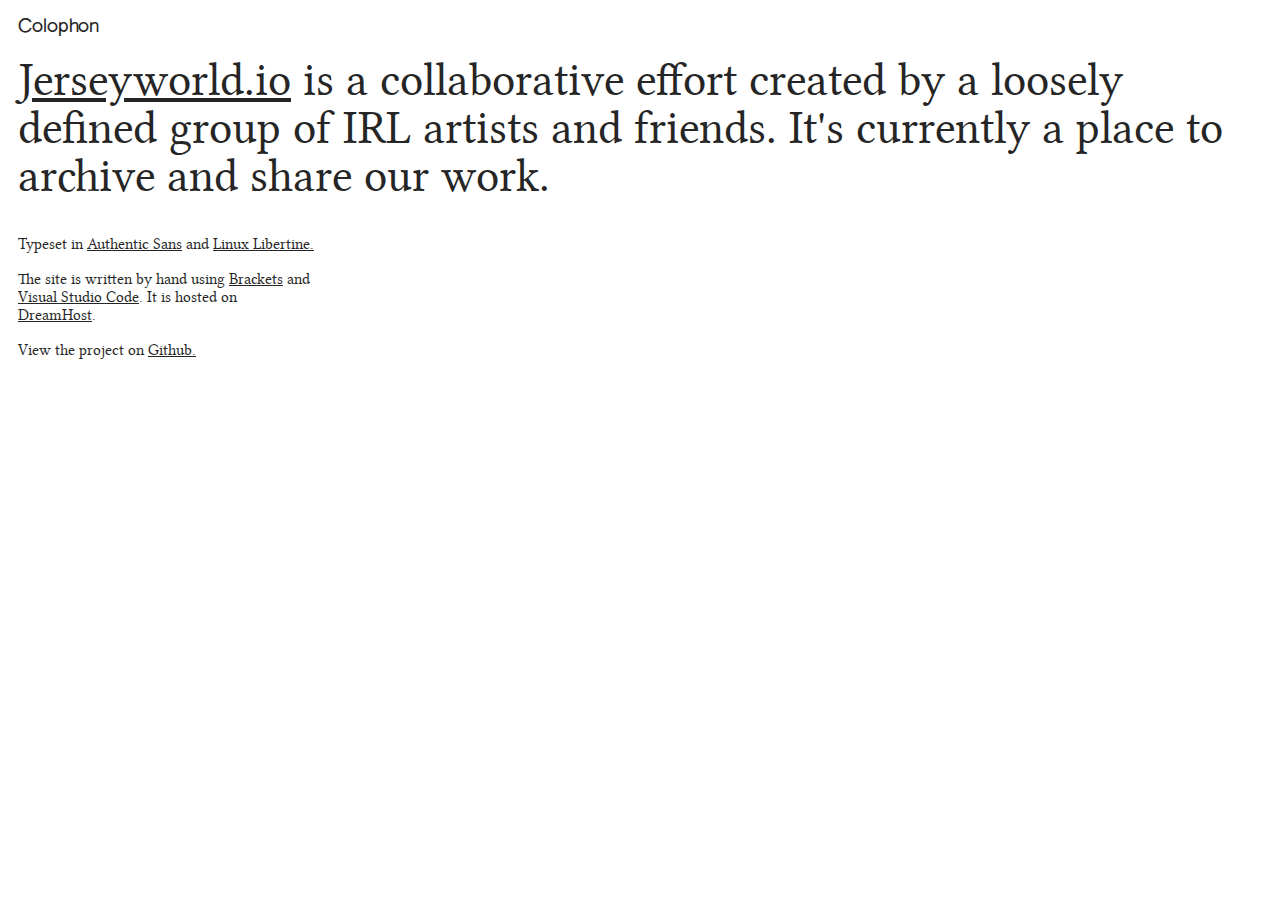
<file: colophone.html>
<!DOCTYPE html>
<html lang="en">
  <head>
    <meta charset="UTF-8">
    <meta name="viewport" content="width=device-width, initial-scale=1.0">
    <meta http-equiv="X-UA-Compatible" content="ie=edge">
    <title>jersey</title>
    <link rel="stylesheet" href="./styles.css">
    <link rel="stylesheet" href="./player.css"/>
          <link rel="stylesheet" href="https://fonts.googleapis.com/icon?family=Material+Icons">
    <link rel="icon" href="./favicon.ico" type="image/x-icon">
    <script defer src="player.js"></script>
      
      <link rel="preconnect" href="https://fonts.googleapis.com">
<link rel="preconnect" href="https://fonts.gstatic.com" crossorigin>
    
      <style>
          .info{
              max-width: 300px;
          }
          
          img{
              padding-right: 36px;
          }
      </style>
      
  </head>
    
<body>
    

    <h1>Colophon</h1>
    <br>
    <h3><a href="https://jerseyworld.io/">Jerseyworld.io</a> is a collaborative effort created by a loosely defined group of IRL artists and friends. It's currently a place to archive and share our work.</h3><br><br>
    
    <div class="info">
    <p>Typeset in <a href="https://authentic.website/sans">Authentic Sans</a> and <a href="https://sourceforge.net/projects/linuxlibertine/">Linux Libertine.</a></p><br>
    <p>The site is written by hand using <a href="https://brackets.io/">Brackets</a> and <a href="https://code.visualstudio.com/">Visual Studio Code</a>. It is hosted on <a href="https://www.dreamhost.com/">DreamHost</a>.</p><br>
    <p>View the project on <a href="https://github.com/JERSEY-COLLECTIVE/WEBSITE">Github.</a></p>
    </div>
    
</body>
</file>
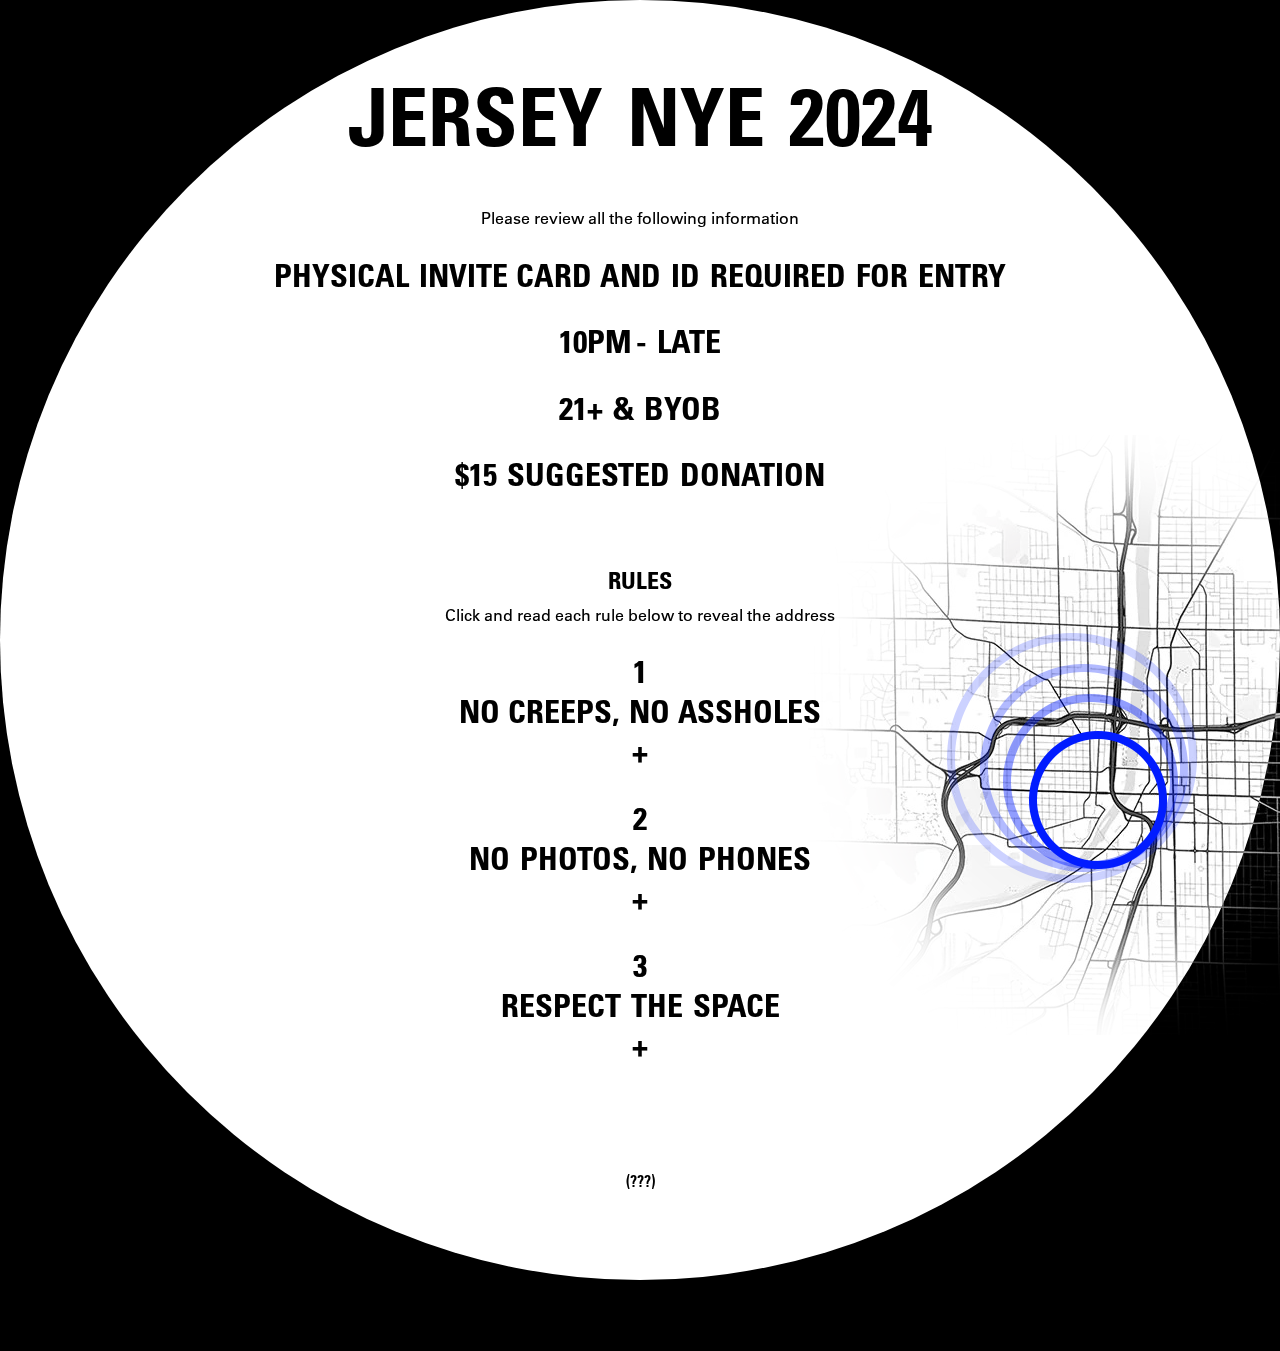
<file: nye24.html>
<!DOCTYPE html>
<html>
    <head>
    <!--                  sets vp width == device.     default zoom level -->
    <meta name="viewport" content="width=device-width, initial-scale=1.0">
    <link rel="stylesheet" href="nye25/style.css">
    <script defer src="nye25/countdown.js"></script>

    </head>


    <body>
    
    <img class="sun" src="nye25/sun.svg" />
    <div class="grid-container">
        <div class="item1" id="info">
            <h1>jersey nye 2024</h1>
            <p>Please review all  the following information</p>
            <h2 id="invite">physical invite card and id required for entry</h2>
            <h2>10pm - Late</h2>
            <h2>21+ & byob</h2>
            <h2>$15 suggested donation</h2>
            <br>
        </div>

        <div class="item2" id="rules">
            <h3>Rules</h3>
            <p>Click and read each rule below to reveal the address</p>
            <h2 class="hide-button">1<br>NO CREEPS, NO ASSHOLES<br><span class="expand">+</span></h2>
            <p class="hide-content">This is a party for everyone, except the creeps. We do not tolerate racism, homophobia, misogyny and general creepiness. If you're found to be one of these things, you will be removed from the party. If someone makes you uncomfortable, find us on the floor or at the door and we'll handle it.</p>
            <h2 class="hide-button">2<br>NO PHOTOS, NO PHONES<br><span class="expand">+</span></h2>
            <p class="hide-content">Being on your phone and taking photos, especially with flash, ruins the dance floor and damages the environment of the party. Stay off your phone.</p>
            <h2 class="hide-button">3<br>RESPECT THE SPACE<br><span class="expand">+</span></h2>
            <p class="hide-content">We're all guests here. Treat this space like your home. Underground venues are few and far between in this city. If you're found disrespecting the space, you will be removed from the party.</p>
            </p>
        </div>
        <div class="item3" id="address">
            <h2>address drops 12/31/24 @ 6:00 pm</h2>
            <h1 class="timer" id="address-timer"></h1>
            <h2>invite card required at door</h2>
            <br>
        </div>
        <div class="item4" id="lore">
            <a href="/nye25/logbook" target="_blank">(???)</a> <!--lore easter egg -->
        </div>
        <img class="map-img" src="nye25/GR-circle-2.png" alt="map" z-index="-1">
        <div class="item4m" id="lore-url">
            <a href="/nye25/logbook" target="_blank">(???)</a> <!--lore easter egg for mobile-->
        </div>
    </div>
    
    <script>
        var coll = document.getElementsByClassName("hide-button");
        var addy = document.getElementById("address");
        var i;
        var r = 0;
        var container = document.getElementsByClassName("grid-container")[0];

        window.addEventListener('scroll', () => {
            document.body.style.setProperty('--scroll', window.pageYOffset / (container.offsetHeight - window.innerHeight));
        }, false);

        window.onscroll = (() => {
            if (window.innerWidth > 1024) return;
            var sun = document.getElementsByClassName('sun')[0];
            sun.style.transform = "scale(calc(100% * (1 - var(--scroll))))";
        });

        for (i = 0; i < coll.length; i++) {

            coll[i].addEventListener("click", function() {        // can this be reduced? or...         https://stackoverflow.com/questions/45947570/how-to-attach-an-event-listener-to-the-dom-depending-upon-the-screen-size
                
                this.classList.toggle("active");
                var content = this.nextElementSibling;
                console.log(this.lastChild);
                var icon = this.lastChild;
                if (content.style.display === "block") {
                    content.style.display = "none";
                    icon.innerText = '+';
                    r = r-1;
                } else {
                    content.style.display = "block";
                    icon.innerText = '-';
                    r = r + 1;
                } 

                if (r >= 3){
                    addy.style.display = "block"
                } else {
                    addy.style.display = "none";
                }
            });

        }
        
    </script>
    
    </body>
    </html>
</file>
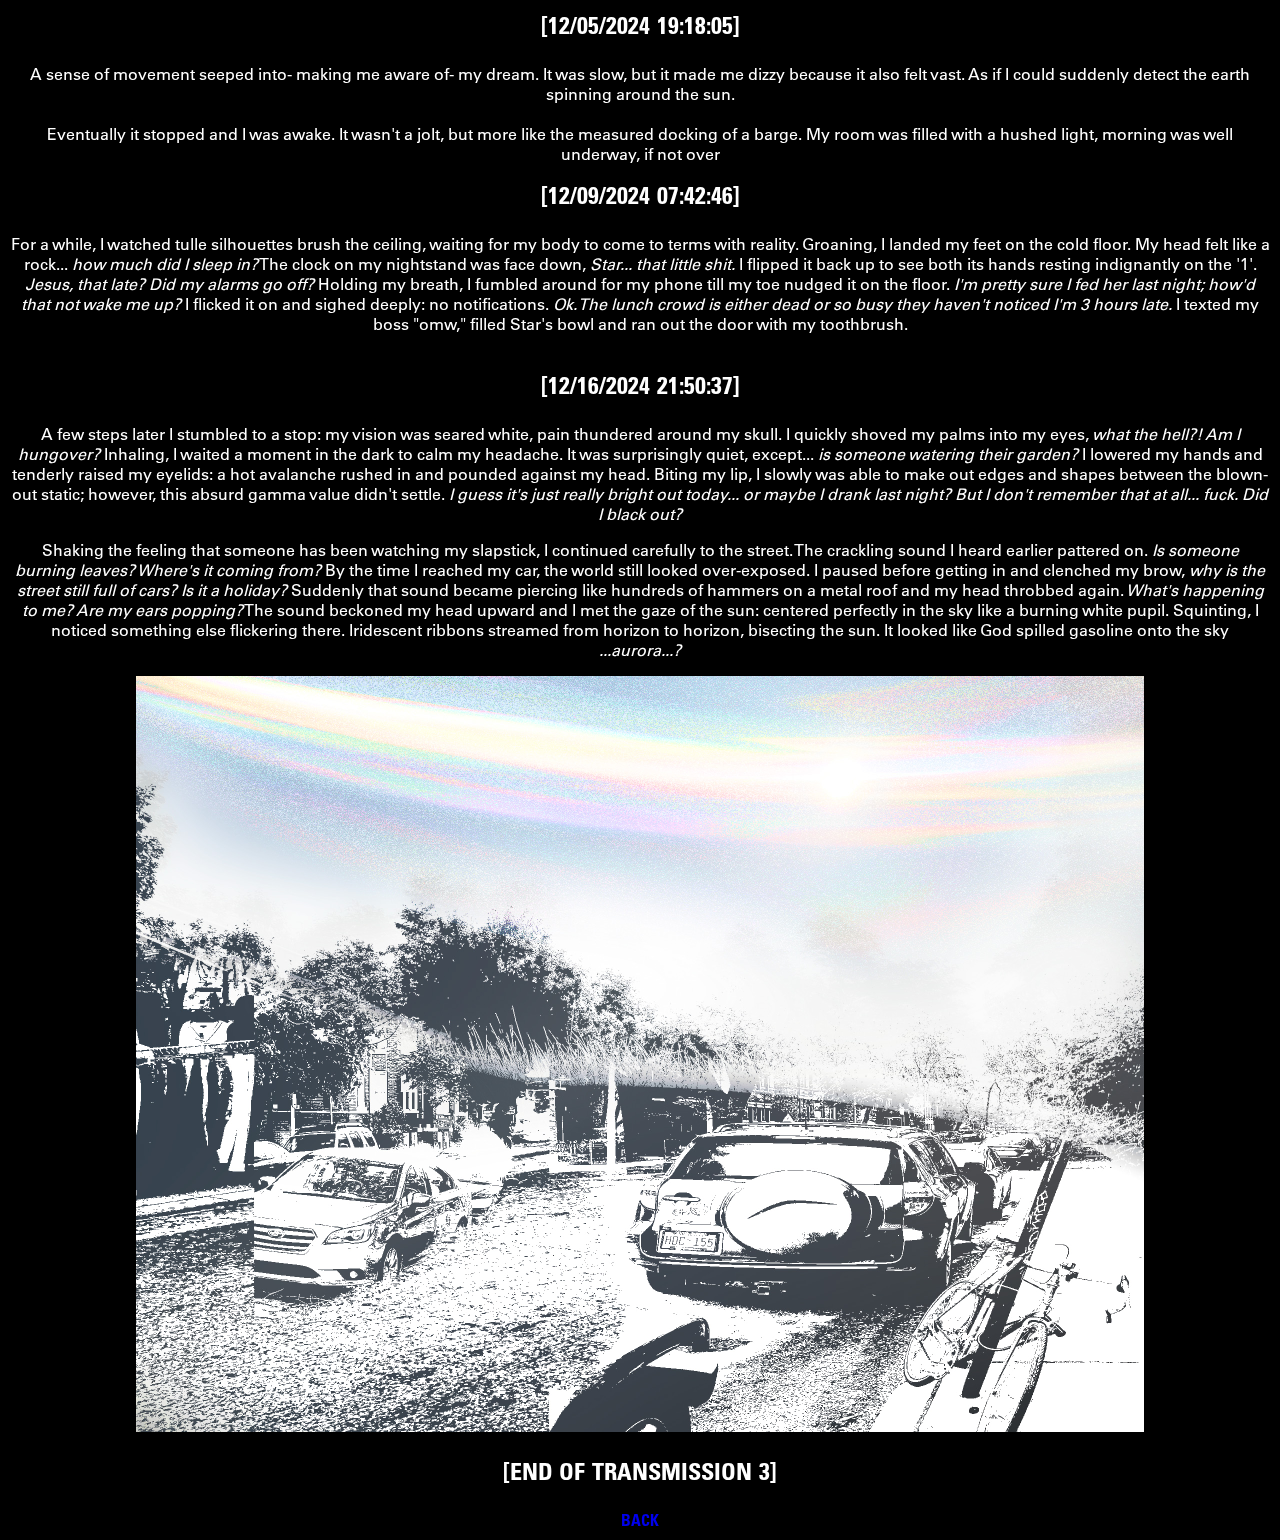
<file: nye25/logbook.html>
<!DOCTYPE html>
<html>
    <head>
    <!--                  sets vp width == device.     default zoom level -->
    <meta name="viewport" content="width=device-width, initial-scale=1.0">
    <link rel="stylesheet" href="style.css">

    </head>


    <body>
        <div class="lore">
            <div class="text">
                <h3>[12/05/2024 19:18:05]</h3>
                <p>
                A sense of movement seeped into- making me aware of- my dream. It was slow, but it made me dizzy because it also felt vast. As if I could suddenly detect the earth spinning around the sun. 
                <br><br>
                    Eventually it stopped and I was awake. It wasn't a jolt, but more like the measured docking of a barge. My room was filled with a hushed light, morning was well underway, if not over
                </p>
                <!-- <h3>[END OF TRANSMISSION 1]</h3> -->
                <h3>[12/09/2024 07:42:46]</h3>
                <p>
                For a while, I watched tulle silhouettes brush the ceiling, waiting for my body to come to terms with reality. Groaning, I landed my feet on the cold floor. My head felt like a rock... <i>how much did I sleep in?</i> The clock on my nightstand was face down, <i>Star... that little shit.</i> I flipped it back up to see both its hands resting indignantly on the '1'. <i>Jesus, that late? Did my alarms go off?</i> Holding my breath, I fumbled around for my phone till my toe nudged it on the floor. <i>I'm pretty sure I fed her last night; how'd that not wake me up?</i> I flicked it on and sighed deeply: no notifications. <i>Ok. The lunch crowd is either dead or so busy they haven't noticed I'm 3 hours late.</i> I texted my boss "omw," filled Star's bowl and ran out the door with my toothbrush.<br>
                <br>
                </p>
                <h3>[12/16/2024 21:50:37]</h3>
                <p>
                A few steps later I stumbled to a stop: my vision was seared white, pain thundered around my skull. I quickly shoved my palms into my eyes,<i> what the hell?! Am I hungover?</i> Inhaling, I waited a moment in the dark to calm my headache. It was surprisingly quiet, except... <i>is someone watering their garden?</i> I lowered my hands and tenderly raised my eyelids: a hot avalanche rushed in and pounded against my head. Biting my lip, I slowly was able to make out edges and shapes between the blown-out static; however, this absurd gamma value didn't settle. <i>I guess it's just really bright out today... or maybe I drank last night? But I don't remember that at all... fuck. Did I black out? </i><br>
                </p>
                <p>
                Shaking the feeling that someone has been watching my slapstick, I continued carefully to the street. The crackling sound I heard earlier pattered on. <i>Is someone burning leaves? Where's it coming from?</i> By the time I reached my car, the world still looked over-exposed. I paused before getting in and clenched my brow, <i>why is the street still full of cars? Is it a holiday?</i> Suddenly that sound became piercing like hundreds of hammers on a metal roof and my head throbbed again.<i> What's happening to me? Are my ears popping?</i> The sound beckoned my head upward and I met the gaze of the sun: centered perfectly in the sky like a burning white pupil. Squinting, I noticed something else flickering there. Iridescent ribbons streamed from horizon to horizon, bisecting the sun. It looked like God spilled gasoline onto the sky <i>...aurora...?</i>
                </p>
                <img src="t3.jpg"  width="80%">
                <br><br>

                <h3>[END OF TRANSMISSION 3]</h3>

                <a href="/nye24">BACK</a>
            </div>
        </div>

    </div>
    
    </body></html>
</file>
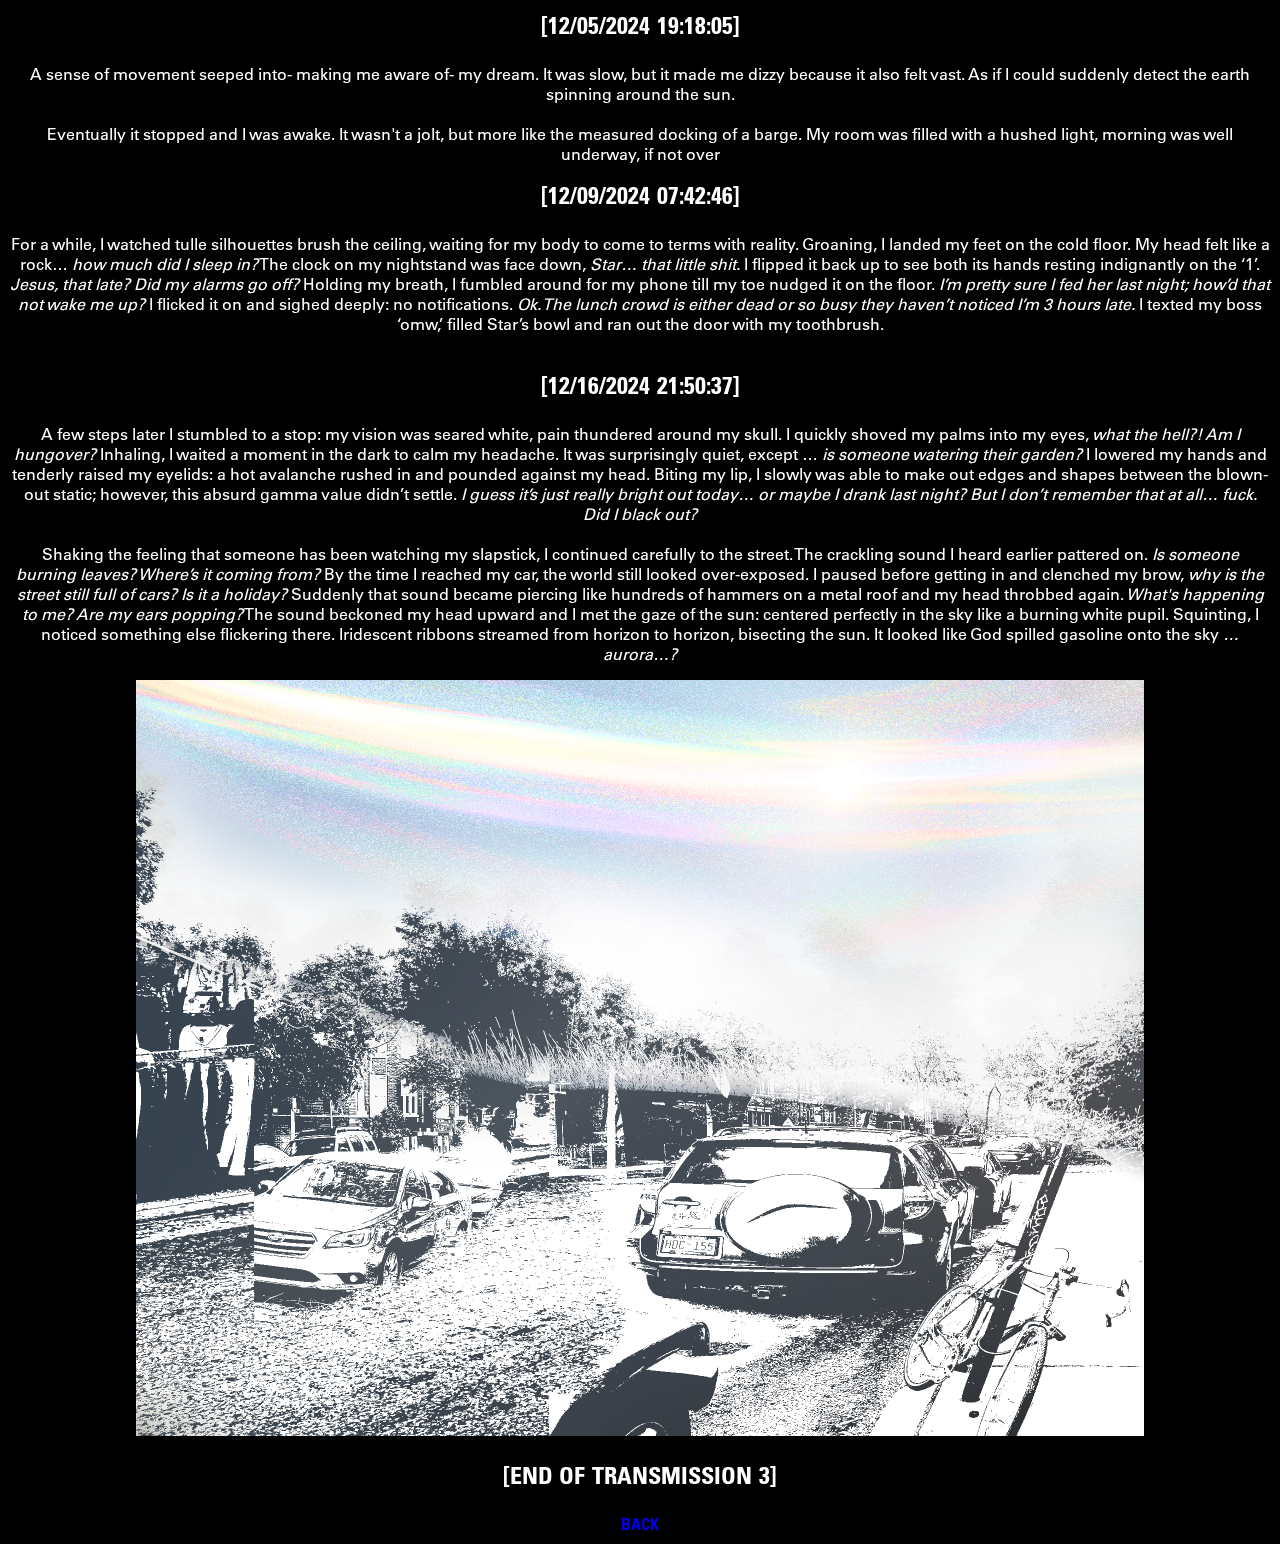
<file: nye25/lore.html>
<!DOCTYPE html>
<html>
    <head>
    <!--                  sets vp width == device.     default zoom level -->
    <meta name="viewport" content="width=device-width, initial-scale=1.0">
    <link rel="stylesheet" href="style.css">

    </head>


    <body>
        <div class="lore">
            <div class="text">
                <h3>[12/05/2024 19:18:05]</h3>
                <p>
                A sense of movement seeped into- making me aware of- my dream. It was slow, but it made me dizzy because it also felt vast. As if I could suddenly detect the earth spinning around the sun. 
                <br><br>
                    Eventually it stopped and I was awake. It wasn't a jolt, but more like the measured docking of a barge. My room was filled with a hushed light, morning was well underway, if not over
                </p>
                <!-- <h3>[END OF TRANSMISSION 1]</h3> -->
                <h3>[12/09/2024 07:42:46]</h3>
                <p>
                For a while, I watched tulle silhouettes brush the ceiling, waiting for my body to come to terms with reality. Groaning, I landed my feet on the cold floor. My head felt like a rock&#8230; <i>how much did I sleep in?</i> The clock on my nightstand was face down, <i>Star&#8230; that little shit.</i> I flipped it back up to see both its hands resting indignantly on the &lsquo;1&rsquo;. <i>Jesus, that late? Did my alarms go off?</i> Holding my breath, I fumbled around for my phone till my toe nudged it on the floor. <i>I&rsquo;m pretty sure I fed her last night; how&rsquo;d that not wake me up?</i> I flicked it on and sighed deeply: no notifications. <i>Ok. The lunch crowd is either dead or so busy they haven&rsquo;t noticed I&rsquo;m 3 hours late.</i> I texted my boss &lsquo;omw,&rsquo; filled Star&rsquo;s bowl and ran out the door with my toothbrush.<br>
                <br>
                </p>
                <h3>[12/16/2024 21:50:37]</h3>
                <p>
                A few steps later I stumbled to a stop: my vision was seared white, pain thundered around my skull. I quickly shoved my palms into my eyes,<i> what the hell?! Am I hungover?</i> Inhaling, I waited a moment in the dark to calm my headache. It was surprisingly quiet, except &#8230; <i>is someone watering their garden?</i> I lowered my hands and tenderly raised my eyelids: a hot avalanche rushed in and pounded against my head. Biting my lip, I slowly was able to make out edges and shapes between the blown-out static; however, this absurd gamma value didn&rsquo;t settle. <i>I guess it&rsquo;s just really bright out today&#8230; or maybe I drank last night? But I don&rsquo;t remember that at all&#8230; fuck. Did I black out? </i><br>
                <br>
                Shaking the feeling that someone has been watching my slapstick, I continued carefully to the street. The crackling sound I heard earlier pattered on. <i>Is someone burning leaves? Where&rsquo;s it coming from?</i> By the time I reached my car, the world still looked over-exposed. I paused before getting in and clenched my brow, <i>why is the street still full of cars? Is it a holiday?</i> Suddenly that sound became piercing like hundreds of hammers on a metal roof and my head throbbed again.<i> What's happening to me? Are my ears popping?</i> The sound beckoned my head upward and I met the gaze of the sun: centered perfectly in the sky like a burning white pupil. Squinting, I noticed something else flickering there. Iridescent ribbons streamed from horizon to horizon, bisecting the sun. It looked like God spilled gasoline onto the sky <i>&#8230;aurora&#8230;?</i>
                </p>
                <img src="t3.jpg"  width="80%">
                <br><br>

                <h3>[END OF TRANSMISSION 3]</h3>

                <a href="/nye24">BACK</a>
            </div>
        </div>

    </div>
    
    </body></html>
</file>
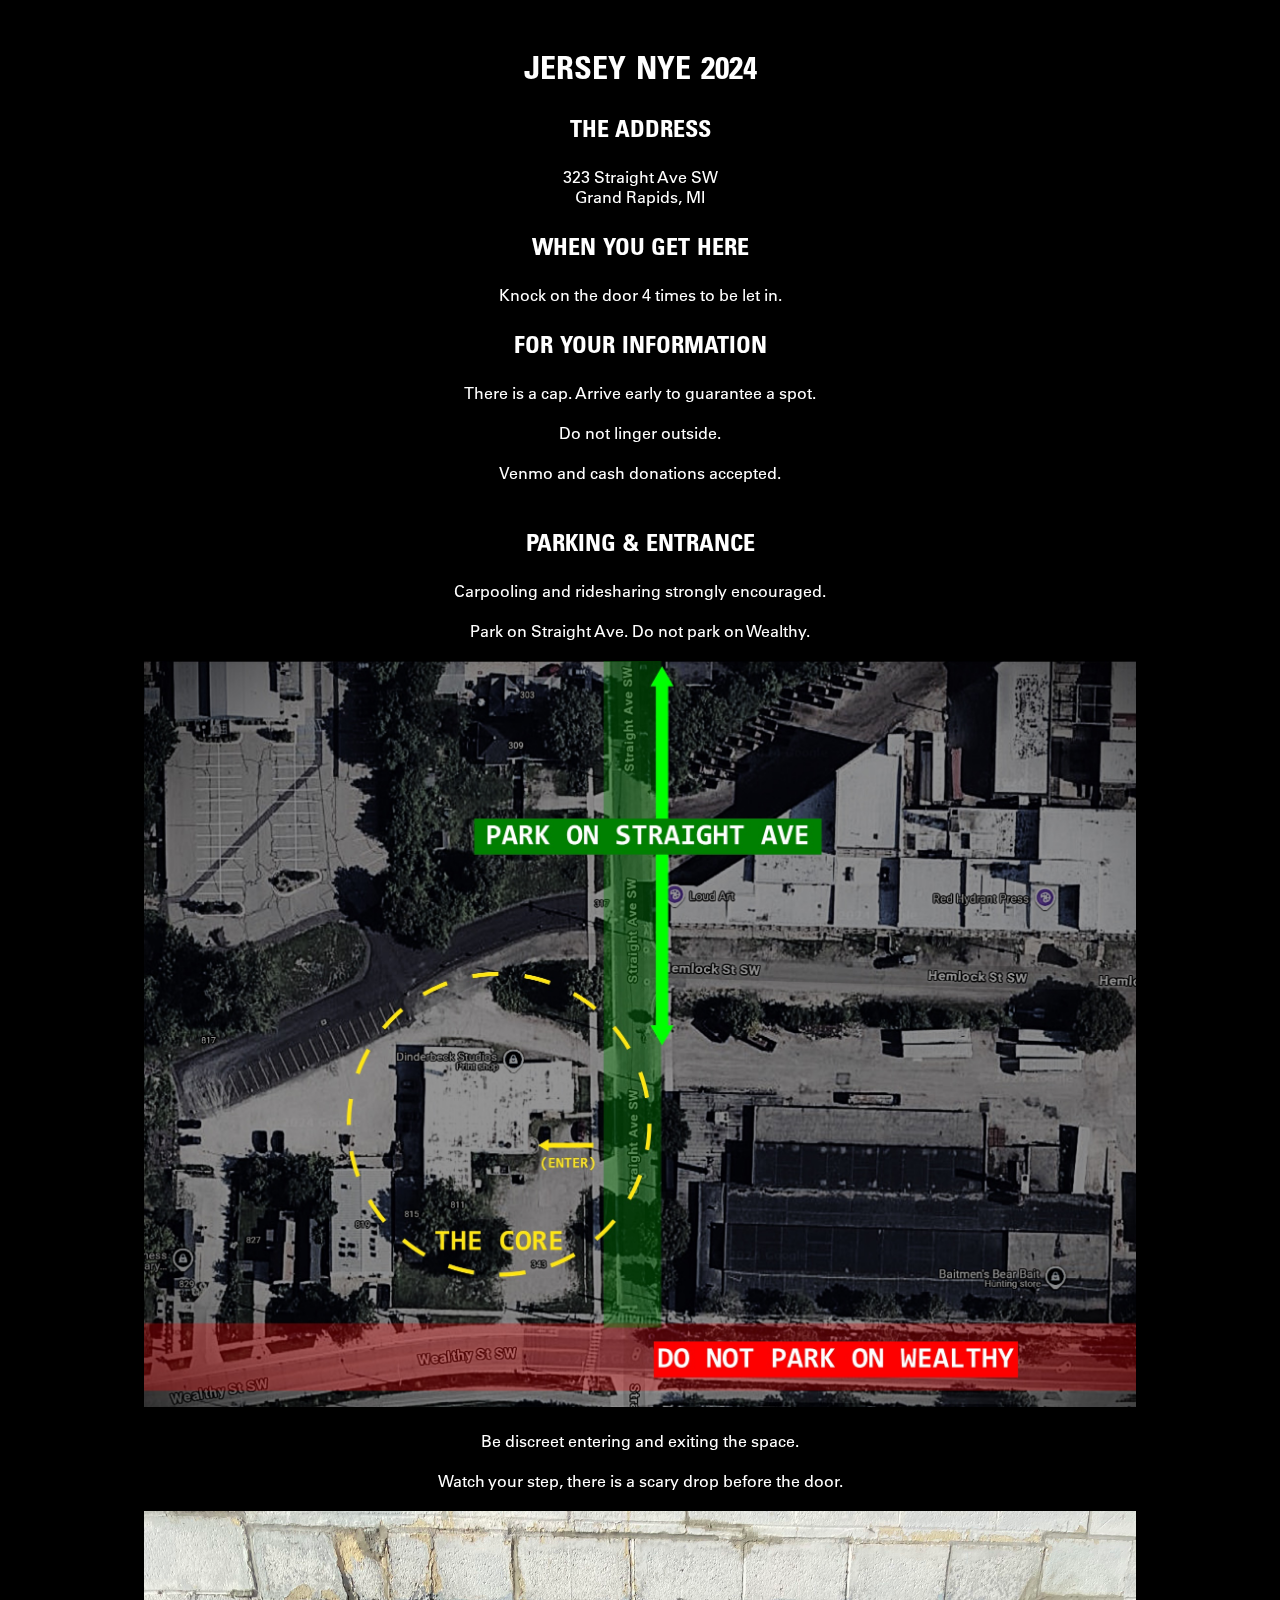
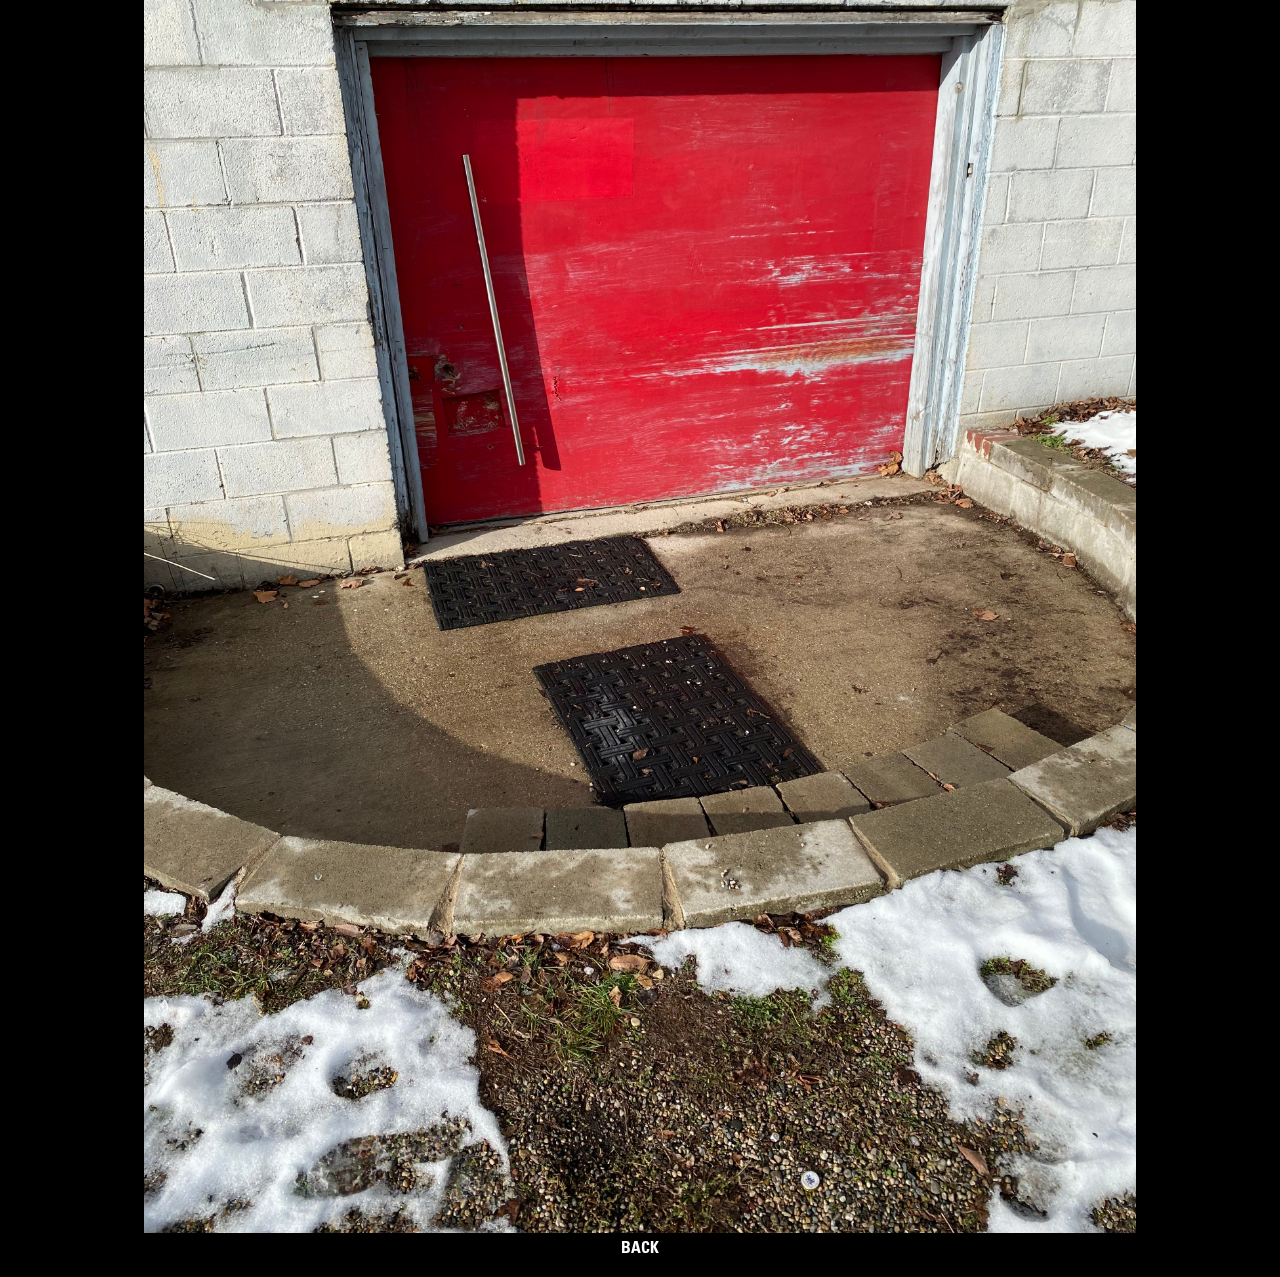
<file: nye25/sunspot.html>
<!DOCTYPE html>
<html>
    <head>
    <!--                  sets vp width == device.     default zoom level -->
    <meta name="viewport" content="width=device-width, initial-scale=1.0">
    <link rel="stylesheet" href="style.css">

    </head>


    <body>
        <div class="address">
            <div class="text">
                <h2>jersey nye 2024</h2>
                <h3>the address</h3>
                <p>323 Straight Ave SW</p>
                <p>Grand Rapids, MI</p>
                <h3>WHEN YOU GET HERE</h3>
                <p>Knock on the door 4 times to be let in.<p>
                <h3>FOR YOUR INFORMATION</h3>
                <p>There is a cap. Arrive early to guarantee a spot.</p><br>
                <p>Do not linger outside.</p><br>
                <p>Venmo and cash donations accepted.</p><br>
                <h3>PARKING & ENTRANCE</h3>
                <p>Carpooling and ridesharing strongly encouraged.</p><br>
                <p>Park on Straight Ave. Do not park on Wealthy.</p><br>
                <img id="address-map" src="/nye25/address-map.jpg" width="80%"/>
                <br><br>
                <p>Be discreet entering and exiting the space.</p><br>

                <p>Watch your step, there is a scary drop before the door.</p><br>
                <img id="entrance" src="/nye25/entrance.jpg" width="80%"/><br>

                <a href="/nye24">BACK</a>
            </div>
        </div>

    </div>
    
    </body></html>
</file>
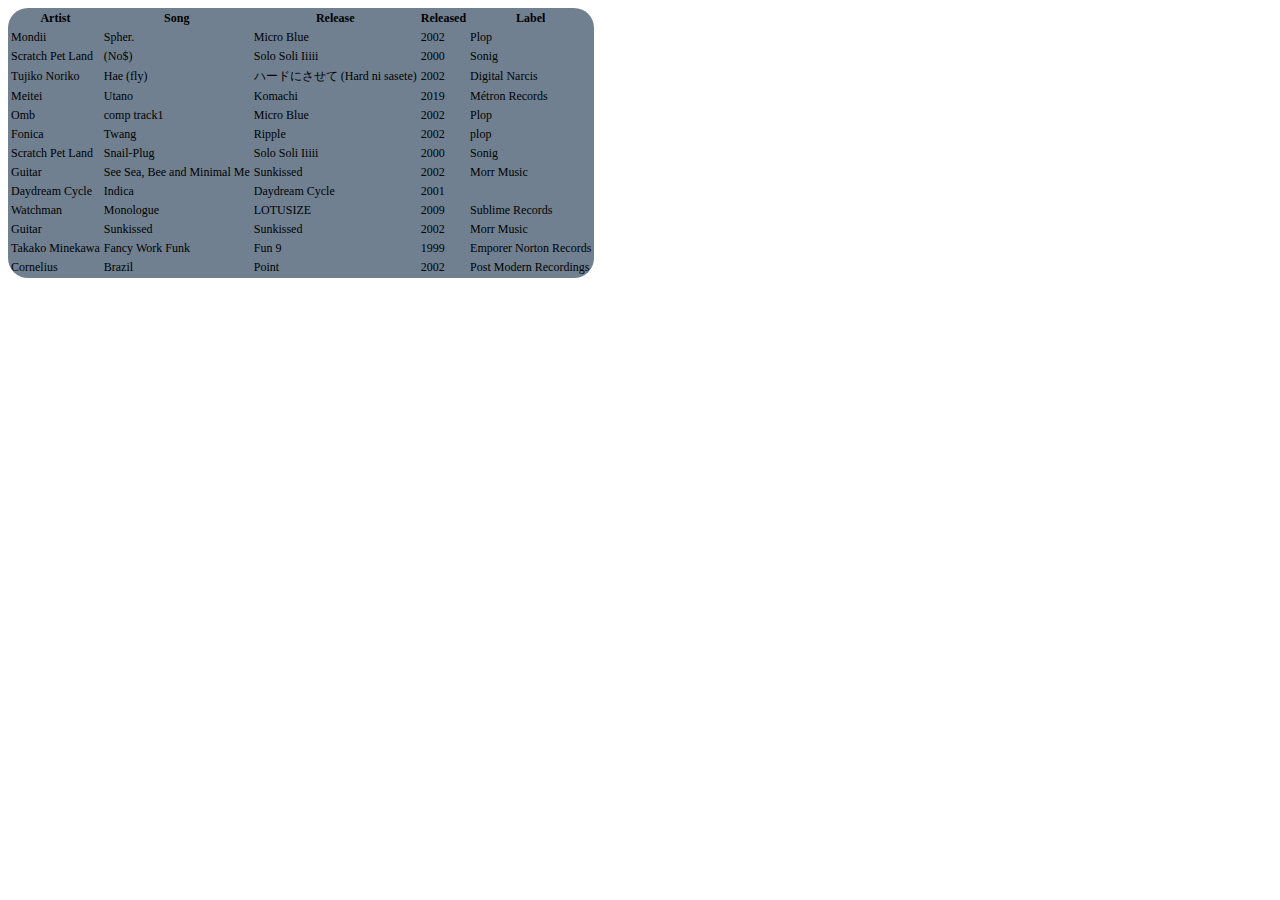
<file: blyss-src/tracklists/Playlist-for-approaching-∞-2-24-23.html>
<!DOCTYPE html>
<html lang="en">
    <link rel="stylesheet" href="playlist.css">
    <body>

<table class="tracklist"><thead ><tr class="heading"><th >Artist</th><th>Song</th><th>Release</th><th>Released</th><th>Label</th></tr></thead><tbody><tr><td>Mondii</td><td>Spher.</td><td>Micro Blue</td><td>2002</td><td>Plop</td></tr>
<tr><td>Scratch Pet Land</td><td>(No$)</td><td>Solo Soli Iiiii</td><td>2000</td><td>Sonig</td></tr>
<tr><td>Tujiko Noriko</td><td>Hae (fly)</td><td>ハードにさせて (Hard ni sasete)</td><td>2002</td><td>Digital Narcis</td></tr>
<tr><td>Meitei</td><td>Utano</td><td>Komachi</td><td>2019</td><td>Métron Records</td></tr>
<tr><td>Omb</td><td>comp track1</td><td>Micro Blue</td><td>2002</td><td>Plop</td></tr>
<tr><td>Fonica</td><td>Twang</td><td>Ripple</td><td>2002</td><td>plop</td></tr>
<tr><td>Scratch Pet Land</td><td>Snail-Plug</td><td>Solo Soli Iiiii</td><td>2000</td><td>Sonig</td></tr>
<tr><td>Guitar</td><td>See Sea, Bee and Minimal Me</td><td>Sunkissed</td><td>2002</td><td>Morr Music</td></tr>
<tr><td>Daydream Cycle</td><td>Indica</td><td>Daydream Cycle</td><td>2001</td><td></td></tr>
<tr><td>Watchman</td><td>Monologue</td><td>LOTUSIZE</td><td>2009</td><td>Sublime Records</td></tr>
<tr><td>Guitar</td><td>Sunkissed</td><td>Sunkissed</td><td>2002</td><td>Morr Music</td></tr>
<tr><td>Takako Minekawa</td><td>Fancy Work Funk</td><td>Fun 9</td><td>1999</td><td>Emporer Norton Records</td></tr>
<tr><td>Cornelius</td><td>Brazil</td><td>Point</td><td>2002</td><td>Post Modern Recordings</td></tr>
</tbody></table></body></html>
</file>
<file: styles.css>
/* FONTS, TYPE STYLES    */

@font-face {
    font-family: 'AUTHENTICSans-90';
    src: url('/fonts/AUTHENTICSans-90.eot');
    src: url('/fonts/AUTHENTICSans-90.eot?#iefix') format('embedded-opentype'),
         url('/fonts/AUTHENTICSans-90.woff2') format('woff2'),
         url('/fonts/AUTHENTICSans-90.woff') format('woff'),
         url('/fonts/AUTHENTICSans-90.ttf') format('truetype'),
         url('/fonts/AUTHENTICSans-90.svg#AUTHENTICSans-90') format('svg');
    font-weight: normal;
    font-style: normal;

}


@font-face {
    font-family: 'Hershey-Noailles-Times-Duplex-Italic-Bold';
    src: url('/fonts/Hershey-Noailles-Times-Duplex-Italic-Bold.woff') format('woff');
    font-weight: normal;
    font-style: normal;
}

@font-face {
    font-family: 'AUTHENTICSans-90';
    src: url('/fonts/AUTHENTICSans-90.woff') format('woff');
    font-weight: normal;
    font-style: normal;
}

@font-face {
    font-family: 'Hershey-Noailles-OldFrench-Regular.woff';
    src: url('/fonts/Hershey-Noailles-OldFrench-Regular.woff') format('woff');
    font-weight: normal;
    font-style: normal;

}

    @font-face {
    font-family: 'Linux Libertine Bold Italic';
    font-style: normal;
    font-weight: normal;
    src: local('Linux Libertine Bold Italic'), url('/fonts/LinLibertine_BI-4.0_.3_.woff') format('woff');
    }

    @font-face {
    font-family: 'Linux Libertine';
    font-style: normal;
    font-weight: normal;
    src: local('Linux Libertine'), url('/fonts/LinLibertine_Re-4.1_.8_.woff') format('woff');
    }

html{
    background-color: white;
}

h1{
    padding: 0px;
    margin: 0px;
    font-family: 'AUTHENTICSans-90';
    font-size: 18px;
    line-height: 1.1;
    font-weight: normal;
    opacity: 85%;
    letter-spacing: -.1px;
}

h2{
    padding: 0px;
    margin: 0px;
    font-family: 'AUTHENTICSans-90';
    font-size: 18px;
    font-weight: normal;
    color: white;
    max-width: 800px;
    line-height: 1.1;
    letter-spacing: -.1px;
}

h3{
    padding: 0px;
    margin: 0px;
    font-size: 48px;
    line-height: 1;
    font-weight: normal;
    font-family: 'Linux Libertine';
    opacity: 85%;
}

h4{
    padding: 0px;
    margin: 0px;
    font-size: 21px;
    line-height: 1;
    font-weight: normal;
    font-family: 'AUTHENTICSans-90';
    color: black;
    opacity: 85%;
}

h5{
    padding: 0px;
    margin: 0px;
    font-size: 48px;
    line-height: 1;
    font-weight: normal;
    font-family: 'Linux Libertine';
    color: white;
}

p{
    padding: 0px;
    margin: 0px;
    font-size: 16px;
    line-height: 1.1;
    font-weight: normal;
    font-family: 'Linux Libertine';
    opacity: 85%;
}

p-caption{
    padding: 0px;
    margin: 0px;
    font-size: 14px;
    font-weight: normal;
    font-family: 'Linux Libertine';
    line-height: 1.1;
    display: inline-block;
}

em{
    font-family: 'Linux Libertine Bold Italic';
    font-style: normal;
}

/* -----------------MEAT-------------------- */

body {
    cursor: auto;
    padding: 18px;
    margin: 0;
}

top {
    position: absolute;
    width: 100%;
    height: 200%;
  position: absolute;
  left: 0px;
  top: 0px;
  z-index: 1;
}

* {
    box-sizing: border-box;
}

.right {
    float: right;
}

.hero{
    margin-top: 0px;
    margin-bottom: 0em;
    max-width: 100%;
    height: 800px;
  background-image: url("/imgs/0-headers/carti_nails.jpeg");
  background-position: center;
  background-repeat: no-repeat;
  background-size: cover;
  position: relative;
  border-radius: 18px;
}
    
}

* {
  box-sizing: border-box;
}

.zoom {
  padding: 0px;
  transition: transform 0s;
  width: 100px;
  height: auto;
  margin: 0 auto;
}

.zoom2 {
  padding: 0px;
  transition: transform 0s;
  width: auto;
  height: auto;
  margin: 0 auto;
}

.zoom3 {
  padding: 0px;
  transition: transform 0s;
  width: auto;
  height: auto;
  margin: 0 auto;
}


.zoom:hover {
  -ms-transform: scale(4); /* IE 9 */
  -webkit-transform: scale(4); /* Safari 3-8 */
  transform: scale(4); 
}

.zoom2:hover {
  -ms-transform: scale(8); /* IE 9 */
  -webkit-transform: scale(8); /* Safari 3-8 */
  transform: scale(8); 
}

.zoom3:hover {
  -ms-transform: scale(2); /* IE 9 */
  -webkit-transform: scale(2); /* Safari 3-8 */
  transform: scale(2); 
}

div.relative {
  position: relative;
  width: 100%;
  height: 800px;
}

div.absolute1 {
  position: absolute;
  left: 20%;
  top: 50%;
  width: 400px;
}

div.absolute2 {
  color: white;
  position: absolute;
  left: 80%;
  top: 15%;
  max-width: 150px;
/*  mix-blend-mode: difference;*/
}

div.absolute3 {
  color: white;
  position: absolute;
  left: 20%;
  top: 70%;
  max-width: 300px;
  mix-blend-mode: difference;
}

div.absolute4 {
  color: white;
  position: absolute;
  left: 10%;
  top: 20%;
  max-width: 300px;
  mix-blend-mode: difference;
}

div.absolute5 {
  position: absolute;
  padding-bottom: 24px;
  padding-left: 24px;
  left: 0px;
  bottom: 0px;
/transform: rotate(270deg);
/transform-origin: 0 0;
}

div.absolute6 {
  color: white;
  position: absolute;
  left: 60%;
  top: 5%;
  max-width: 300px;
  mix-blend-mode: difference;
}

div.absolute7 {
  color: white;
  position: absolute;
  left: 40%;
  top: 40%;
  max-width: 300px;
  mix-blend-mode: difference;
}

      .blink {
        animation: blink-animation 1s steps(5, start) infinite;
        -webkit-animation: blink-animation 1s steps(5, start) infinite;
      }
      .blink2 {
        animation: blink-animation 1.5s steps(5, start) infinite;
        -webkit-animation: blink-animation 1.5s steps(5, start) infinite;
      }
      .blink3 {
        animation: blink-animation 2s steps(5, start) infinite;
        -webkit-animation: blink-animation 2s steps(5, start) infinite;
      }
      .blink4 {
        animation: blink-animation 2.5s steps(5, start) infinite;
        -webkit-animation: blink-animation 2.5s steps(5, start) infinite;
      }
      @keyframes blink-animation {
        to {
          visibility: hidden;
        }
      }
      @-webkit-keyframes blink-animation {
        to {
          visibility: hidden;
        }
      }

.footer{
}

.all{
    padding: 0em;
    margin: 0px;
}

.card{
    padding-bottom: 2em;
}

/* Create three equal columns that floats next to each other */

.column-colap-1 {
  float: left;
  width: 40%;
  padding: 0em;
    padding-right: 12px;
    padding-left: 0px;
}

.column-colap-2 {
  float: left;
  width: 20%;
  padding: 0em;
    padding-right: 0px;
    padding-left: 0px;
}

.column-colap-3 {
  float: left;
  width: 20%;
  padding: 0em;
    padding-right: 0px;
    padding-left: 0px;
}

.column-colap-4 {
  float: left;
  width: 20%;
  padding: 0em;
    padding-right: 0px;
    padding-left: 0px;
}

.audio-entry {
  float: left;
  width: 50%;
  padding: 0em;
    padding-right: 0px;
    padding-left: 0px;
}

.column1-type {
  float: left;
  width: 40%;
  padding: 0em;
    padding-right: 18px;
    padding-left: 0px;
    margin-bottom: 1em;
}

.column2-type {
  float: left;
  width: 40%;
  padding: 0em;
    padding-right: 1.5em;
    padding-left: 0px;
    padding-bottom: 1em;
}

.column3-type {
  float: left;
  width: 15%;
  padding: 0em;
    padding-right: 1em;
    padding-left: 0px;
    padding-bottom: 1em;
}

/* Clear floats after the columns */
.row:after {
  content: "";
  display: table;
  clear: both;
  height:  auto;
}

.menu{
    padding-left: 0px;
    padding-right: 0px;
     padding-top: 18px;
    padding-bottom: 18px;
    display: flex;
   align-items: center;
}

.descriptors{
    padding-left: 0px;
    padding-right: 0px;
     padding-top: 96px;
    padding-bottom: 8px;
}

img{
    width: 100%;
    height: auto; 
    display: block;
    margin-bottom: 18px;
}

video{
    width: 100%;
    height: auto; 
    display: block;
    margin-bottom: 18px;
}

audio{
    margin-bottom: 18px;
    border-radius: 0px;
}

.collapsible {
  cursor: pointer;
  text-align: left;
  width: 100%;
  padding-top: 18px;
  padding-left: 0;
  padding-right: 0;
  padding-bottom: 18px;
  border: none;
  border-top: solid;
  border-width: 1px;
  border-color:  rgba(0, 0, 0, 0.2);
  background: transparent;
  display: block;
  border-bottom: 0px;
}


.header {
  width: 100%;
  padding-top: 0px;
  padding-left: 0;
  padding-right: 0;
  padding-bottom: 18px;
  border: none
  background: white;
  cursor: default;
  display: flex;
  align-items: center;
  justify-content: center;
}

.links{
      display: flex;
  align-items: center;
  /justify-content: center;
    padding-bottom: 0px;
    padding-top: 18px;
    
}

.collapsible:hover {
    color: rgba(0, 0, 0, 0.5);
}

.content {
  padding: 0;
  padding-top: 0px;
  display:  none;
  overflow: hidden;
  padding-bottom: 18px;
  min-height: 200px
}

a {
    color: black;
}

a:hover {
    text-decoration: none;
}


#filter-select{
    margin-left: 6px;
    background-color: white; padding-top: 3px; padding-bottom: 3px; padding-left: 4px;display: inline-block; color:black; border-radius:60px; border: solid;
  border-width: 1px;
  border-color: black;
font-size: 14px;
    font-family: 'Linux Libertine';
}

#category-select{
    margin-left: 6px;
        background-color: white; padding-top: 3px; padding-bottom: 3px; padding-left: 4px; display: inline-block; color:black; border-radius:60px; border: solid;
  border-width: 1px;
  border-color: black;
font-size: 14px;
    font-family: 'Linux Libertine';
}

/* Responsive layout - makes the two columns stack on top of each other instead of next to each other */
@media screen and (max-width: 1000px) {
    
    .flex-container > div {
    min-width: 33.33%;
    }
}
@media screen and (max-width: 800px) {
    
    .flex-container > div {
    min-width: 50%;
    }
    
    .column1-type {
  float: left;
  width: 100%;
  padding: 0;
}

.column2-type {
  float: left;
  width: 100%;
  padding: 0;
    padding-right: 0px;
    padding-left: 0px;
}
    
    .column3-type {
  float: left;
  width: 100%;
  padding: 0;
    padding-right: 0px;
    padding-left: 0px;
}

    
.featured-parent-column{float: left; width: 100%}
    
}
@media screen and (max-width: 600px) {
    
    .hero{
    height: 600px;
    }
    
h2{
    font-size: 14px;
}
    
    h1{
    font-size: 14px;
}
        p{
    font-size: 12px;
}
    
    .flex-container > div {
        min-width: 100%;
        padding: 4px;
}
    
        .content > div {
        padding: 0px;
}
    
        h4{
    font-size: 42px;
}
    
            h3{
    font-size: 42px;
}

h5{
    font-size: 42px;
}
    
    body{
        padding: 18px;
    }
    
    .header {
  padding-bottom: 18px;
}
    
    div.absolute5{
  padding-bottom: 14px;
  padding-left: 14px;
    }
    
    #category-select {
font-size: 12px;

}

#filter-select {
font-size: 12px;
}
    
    p-caption { 
    font-size: 12px;
    }
    
}

/* FILTER */

.filter {
    display: flex;
    padding-right: 18px;
    align-items: center;
}

.entries {
  overflow: hidden;
  border-bottom: solid;
  border-width: 1px;
  border-color: rgba(0, 0, 0, 0.2);
}

.filterDiv {
  display: none;  Hidden by default 
}

/* The "show" class is added to the filtered elements */
.show {
  display: block;
}




/* SLIDESHOW */




* {box-sizing: border-box}
.mySlides1, .mySlides2, .mySlides4 {display: none}
img {vertical-align: middle;}

/* Slideshow container */
.slideshow-container {
  max-width: 1000px;
  position: relative;
  margin: auto;
}

/* Next & previous buttons */
.prev, .next {
  cursor: pointer;
  position: absolute;
  top: 50%;
  width: auto;
    border-style: none;
  margin-top: -18px;
  color: white;
  user-select: none;
  margin-left: 4px;
  margin-right: 4px;
    border-radius: 0px;
    height: auto;
    margin-bottom: 0 !important;
}

.next:hover{
    opacity: 90%;
}

.prev:hover{
    opacity: 90%;
}

/* Position the "next button" to the right */
.next {
  right: 0;
}


.player-window{
    position: fixed; 
    bottom:18px;
    right: 18px;
  z-index: 999;
}

audio::-webkit-media-controls-panel {
  background-color: transparent;
  color: black;
}

.a-button{
    margin-left: 2px;
    margin-right: 2px;
    background-color: white; padding-top: 3px; padding-bottom: 3px; padding-left: 8px; padding-right: 8px; display: inline-block; color:black; border-radius:60px; border: solid;
  border-width: 1px;
  border-color: black;
}

.a-button:hover{
color: white;
background-color: black;
}

.a-button-blyss{
    margin-left: 2px;
    margin-right: 2px;
    background-color: white; padding-top: 3px; padding-bottom: 3px; padding-left: 8px; padding-right: 8px; display: inline-block; color:blue; border-radius:60px; border: solid;
  border-width: 1px;
  border-color: blue;
}

.a-button-carter{
    margin-left: 2px;
    margin-right: 2px;
    background-color: white; padding-top: 3px; padding-bottom: 3px; padding-left: 8px; padding-right: 8px; display: inline-block; color:magenta; border-radius:60px; border: solid;
  border-width: 1px;
  border-color: magenta;
}

.a-button#nat {
  margin-left: 2px;
  margin-right: 2px;
  background-color: white; padding-top: 3px; padding-bottom: 3px; padding-left: 8px; padding-right: 8px; display: inline-block; color:blue; border-radius:60px; border: solid;
border-width: 1px;
border-color: blue;
}

.a-button#nat:hover {
  color: white;
background-color: blue;
}

.a-button-hero{
    background-color: white; padding-top: 3px; padding-bottom: 3px; padding-left: 8px; padding-right: 8px; display: inline-block; color:black; border-radius:60px; margin-top: 8px;
}

.a-button-hero:hover{
    background-color: black;
    color:white;
}

.a-button-blyss:hover{
color: white;
background-color: blue;
}

.a-button-carter:hover{
color: white;
background-color: magenta;
}

.outputs {
    padding-bottom: 150px;
}

label {
    height: 20px;
}
</file>
<file: player.css>
/* (A) MATERIAL ICONS */

/* fallback */
@font-face {
  font-family: 'Material Icons';
  font-style: normal;
  font-weight: 400;
  src: url(https://fonts.gstatic.com/s/materialicons/v139/flUhRq6tzZclQEJ-Vdg-IuiaDsNcIhQ8tQ.woff2) format('woff2');
}


.aPlayIco {
  float: left;
  font-size: 16px;
  font-family: 'Material Icons';
  font-weight: normal;
  font-style: normal;
  line-height: 1;
  letter-spacing: normal;
  text-transform: none;
  display: inline-block;
  white-space: nowrap;
  word-wrap: normal;
  direction: ltr;

  -webkit-font-feature-settings: 'liga';
  -webkit-font-smoothing: antialiased;
}

/* (B) WRAPPER */
#aWrap {
  font-family: arial, sans-serif;
  display: flex;
  justify-content: flex-start;
  align-items: center;
  width: 450px;
  height: 100%;
  /box-sizing: border-box;
  padding: 6px;
  padding-right: 16px;
  background-color: white;
  box-shadow: 0px 1px 2px rgba(0, 0, 0, 0.5);
}

/* (C) PLAY/PAUSE BUTTON */
#aPlay {
  padding: 0;
  margin-left: 10px;
  margin-right: 10px;
  background: 0;
  border: 0;
  cursor: pointer;
  float: left;
  transform: translateY(0%);
}

/* (D) TIME */
#aCron {
  font-size: 12px;
  color: black;
  margin: 0 8px 0 14px;
  min-width: 6em;
}

/* (E) RANGE SLIDERS */
/* (E1) HIDE DEFAULT */
#aWrap input[type="range"] {
  box-sizing: border-box;
  appearance: none;
  border: none;
  outline: none;
  box-shadow: none;
  padding: 0;
  margin: 0;
  background: 0;
  align-items: center;
}

#aWrap input[type="range"]::-webkit-slider-thumb {
  appearance: none;
      border-style: solid;
      border-width: 1px;
}

/* (E2) CUSTOM SLIDER TRACK */
#aWrap input[type=range]::-webkit-slider-runnable-track {
    border: solid;
    border-width: .25px;
    border-color: gray;
    height: 8px;
    border-radius: 50px;

}
#aWrap input[type=range]::-moz-range-track {
/*  background: #FCFBFA;*/
    height: 4px;
    background-color: gainsboro
}

/* (E3) CUSTOM SLIDER BUTTON */
#aWrap input[type=range]::-webkit-slider-thumb {
  width: 8px; height: 8px;
  background: black;
  border-radius: 50px;
  cursor: pointer;
}
#aWrap input[type=range]::-moz-range-thumb {
  width: 16px; height: 16px;
  border-radius: 50%;
  border: 0;
/*  background: #FCFBFA;*/
}

/* (F) VOLUME */
#aVolIco {
  margin: 0 10px;
      font-size: 16px;
  color: #111;
  font-family: 'Material Icons';
}

/* (G) PLAYLIST */
#aList {
  align-items: center;
  width: 100%;
  padding: 10px;
  margin: 10px;
  color: #111;

}


/*
#audio-entry {
  cursor: pointer;
  padding: 10px 0;
       font-family: 'tex_gyre_heros_cnregular';
    font-size: 1.2em;
    font-weight: normal;
    color: black;
      cursor: pointer;
  text-align: left;
  width: 100%;
  padding-top: .5em;
  padding-left: 0em;
  padding-right: 0em;
  padding-bottom: .5em;
  border: none;
  font-size: 1em;
  border-top: solid;
  border-width: 1px;
  border-color: black;
  background-color: white;
  outline: none;
}
.audio-entry.now {
  color: #128489;
  font-size: 3em;
}
.active, .audio-entry:hover{
    filter: invert();
}
*/
</file>
<file: nye25/style.css>
@font-face {
  font-family: "Univers";
  src: url("/fonts/UniversRegular.woff");
}

@font-face {
  font-family: "Univers Condensed";
  src: url("/fonts/Univers-BoldCondensed.woff");
  font-weight: bold;
}

* {
  box-sizing: border-box;
}

body {
  background-color: black;
  color: white;
  font-family: "Univers Condensed", -apple-system, BlinkMacSystemFont,
    "Segoe UI", Roboto, Oxygen-Sans, Ubuntu, Cantarell, "Helvetica Neue",
    sans-serif;
  text-align: center;
  font-size: 16px;
  margin: 0px;

  -ms-overflow-style: none; /* IE and Edge */
  scrollbar-width: none; /* Firefox */

  --yellow: #fee300;
  --yellow-inv: #011cff;
}

::-webkit-scrollbar {
  display: none;
}

.sun {
  position: fixed;
  right: 0%;
  left: 0%;
  top: 0%;
  bottom: 0%;
  animation: scroll-sun linear;
  -webkit-animation: scroll-sun linear;
  animation-timeline: scroll(root y);
  -webkit-animation-timeline: scroll(root y);
  align-self: flex-end;
}

@keyframes scroll-sun {
  from {
    transform: scale(125%);
  }
  to {
    transform: scale(1%);
  }
}

@-webkit-keyframes scroll-sun {
  from {
    transform: scale(125%);
  }
  to {
    transform: scale(1%);
  }
}

p {
  mix-blend-mode: exclusion;
  font-family: "Univers", -apple-system, BlinkMacSystemFont, "Segoe UI", Roboto,
    Oxygen-Sans, Ubuntu, Cantarell, "Helvetica Neue", sans-serif;
  margin: 0;
}

a {
  text-decoration: none;
}

.grid-container a {
  color: white;
}

h1 {
  font-size: 80px;
  text-transform: uppercase;
  line-height: 95%;
}

h2 {
  font-size: 32px;
  text-transform: uppercase;
  font-weight: normal;
}

h3 {
  font-size: 24px;
  text-transform: uppercase;
  font-weight: normal;
}

.grid-container {
  position: absolute;
  top: 25px;
  display: flex;
  flex-direction: column;
  justify-content: center;
  align-items: center;
  width: 100%;
  mix-blend-mode: exclusion;
}

.grid-container div {
  width: 750px;
}

#invite {
  animation: blink 5s linear infinite;
  -webkit-animation: blink 5s linear infinite;
}

.timer {
  margin: 10px;
}

.timer a {
  font-size: 80px;
  text-transform: uppercase;
  line-height: 95%;
  color: #fee300;
}

@keyframes blink {
  0% {
    opacity: 100%;
  }
  50% {
    opacity: 10%;
  }
  100% {
    opacity: 100%;
  }
}

@-webkit-keyframes blink {
  0% {
    opacity: 100%;
  }
  50% {
    opacity: 10%;
  }
  100% {
    opacity: 100%;
  }
}

#rules {
  mix-blend-mode: exclusion;
}

#rules h3 {
  margin-bottom: 10px;
}

#address {
  display: none;
  margin-top: 30px;
  /* margin-bottom: 30px; */
}

#lore {
  margin-top: 5em;
  margin-bottom: 10em;
}

#lore-url {
  display: none;
}

.map-img {
  /* height: 800px; */
  width: auto;
  position: fixed;
  bottom: -15%;
  right: -10%;
  z-index: -1;
}

.hide-button:hover {
  cursor: pointer;
}

.hide-content {
  display: none;
  text-align: center;
}

.lore {
  width: 100%;
  height: 100%;
  display: flex;
  align-items: center;
  align-content: center;
}

.lore .text,
.address,
.text {
  padding: 10px;
}

.lore h3 {
  margin-top: 0;
  font-size: 24px;
}

.lore p {
  padding-bottom: 1em;
}

.lore .text,
.text a {
  animation: blink-yellow 8s linear infinite;
  -webkit-animation: blink-yellow 8s linear infinite;
  text-align: center;
}

.address img {
  width: 80%;
}

.address a {
  animation: none;
  -webkit-animation: none;
  color: white;
}

@keyframes blink-yellow {
  0% {
    color: var(--yellow);
  }
  50% {
    color: var(--yellow-inv);
  }
  100% {
    color: var(--yellow);
  }
}

@-webkit-keyframes blink-yellow {
  0% {
    color: var(--yellow);
  }
  50% {
    color: var(--yellow-inv);
  }
  100% {
    color: var(--yellow);
  }
}

/* tablet */
@media only screen and (max-width: 1024px) {
  .sun {
    width: 1200px;
    height: 1200px;
    left: calc((100vw - 1200px) / 2);
  }
}

/* for mobile */
@media only screen and (max-width: 600px) {
  body {
    width: 100%;
    overflow-x: hidden;
  }

  .sun {
    width: 1000px;
    height: 1000px;
    left: calc((100vw - 1000px) / 2);
  }

  .grid-container,
  .lore {
    width: 100%;
    padding: 20px;
    overflow-x: hidden;
  }

  .grid-container div {
    width: 100%;
  }

  .map-img {
    position: relative;
    bottom: 0;
    right: 0;
  }

  #lore-url {
    display: block;
  }

  #lore {
    display: none;
  }

  h1 {
    font-size: 100px;
  }

  h2 {
    font-size: 40px;
  }

  h3 {
    font-size: 32px;
  }

  .lore h3 {
    font-size: 24px;
  }

  p,
  a {
    font-size: 20px;
  }
}
</file>
<file: blyss-src/tracklists/playlist.css>
table.tracklist {
    font-size: 12px;
    background-color: slategray;
    border-radius: 20px;
}

tr.heading {
    text-justify: left;
}
</file>
